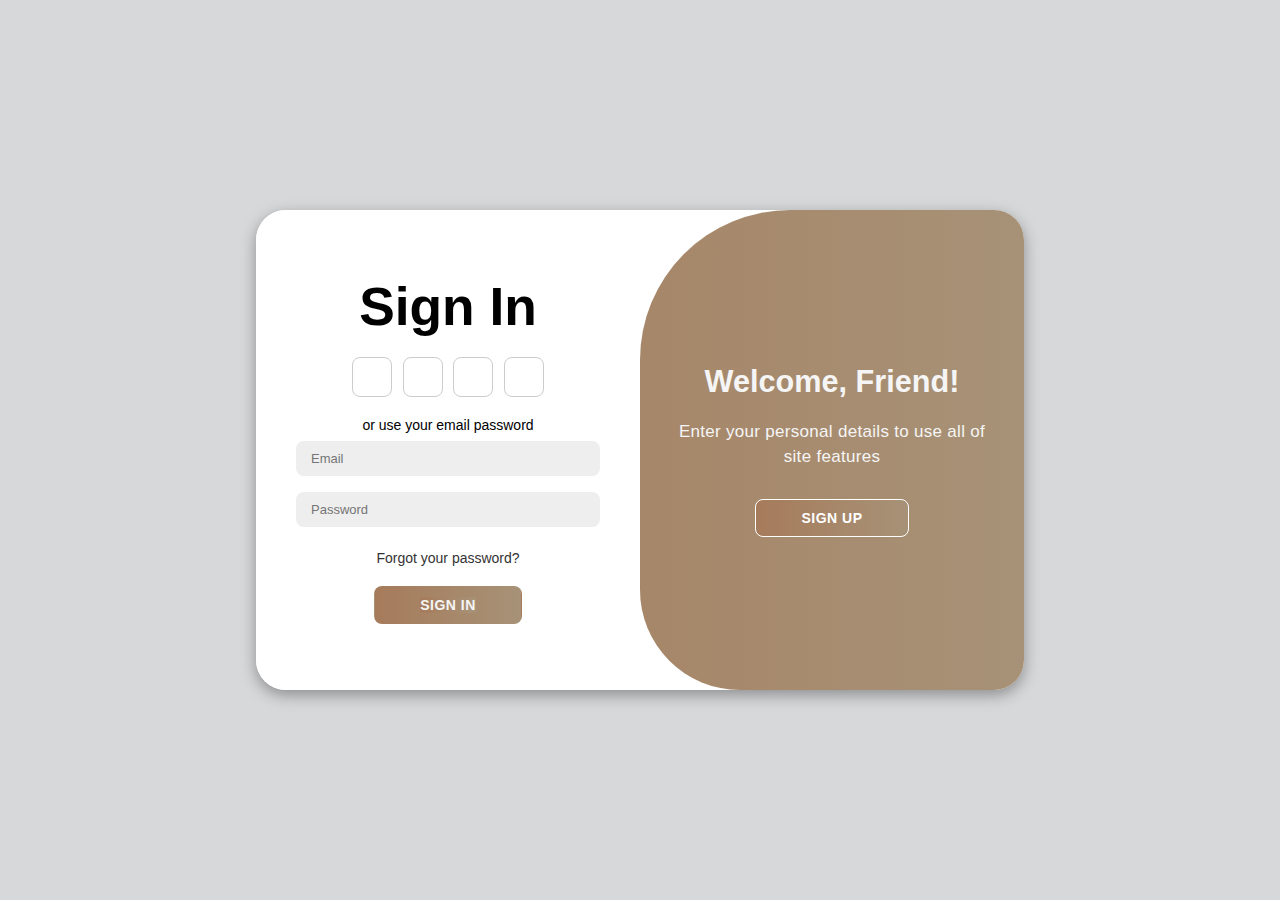
<file: SIGN IN.html>
<!DOCTYPE html>
<html lang="en">

<head>
    <meta charset="UTF-8">
    <meta name="viewport" content="width=device-width, initial-scale=1.0">
    <link rel="shortcut icon" type="x-icon" href="Img/logo.png">
    <link rel="stylesheet" type="text/css" href="https://db.onlinewebfonts.com/c/d01bb3f19c95d5c95859aa038854c3e6?family=Rukola">
    <link rel="stylesheet" href="https://fonts.googleapis.com/css2?family=Concert+One&family=Permanent+Marker&family=Roboto:ital,wght@0,100;0,300;0,400;0,500;0,700;0,900;1,100;1,300;1,400;1,500;1,700;1,900&family=Rubik+Bubbles&display=swap">
    <link rel="stylesheet" href="https://cdnjs.cloudflare.com/ajax/libs/font-awesome/6.5.1/css/all.min.css" 
    integrity="sha512-DTOQO9RWCH3ppGqcWaEA1BIZOC6xxalwEsw9c2QQeAIftl+Vegovlnee1c9QX4TctnWMn13TZye+giMm8e2LwA==" 
    crossorigin="anonymous" referrerpolicy="no-referrer"/>
    <link rel="stylesheet" href="theme1/style.css">
    <title>SIGN IN | SIGN UP</title>
</head>

<body>

    <div class="container" id="container">
        <div class="form-container sign-up">
            <form>
                <h1 id="mytitle">Create Account</h1>
                <div class="social-icons">
                    <a href="#" class="icon"><i class="fa-brands fa-google-plus-g"></i></a>
                    <a href="#" class="icon"><i class="fa-brands fa-facebook-f"></i></a>
                    <a href="#" class="icon"><i class="fa-brands fa-github"></i></a>
                    <a href="#" class="icon"><i class="fa-brands fa-linkedin-in"></i></a>
                </div>
                <span>or use your email for registration</span>
                <input type="text" placeholder="Name">
                <input type="email" placeholder="Email">
                <input type="password" placeholder="Password">
                <button><a href="index.html">Sign Up</a></button>
            </form>

        </div>

        <div class="form-container sign-in">
            <form>
                <h1 id="mytitle">Sign In</h1>
                <div class="social-icons">
                    <a href="#" class="icon"><i class="fa-brands fa-google-plus-g"></i></a>
                    <a href="#" class="icon"><i class="fa-brands fa-facebook-f"></i></a>
                    <a href="#" class="icon"><i class="fa-brands fa-github"></i></a>
                    <a href="#" class="icon"><i class="fa-brands fa-linkedin-in"></i></a>
                </div>
                <span>or use your email password</span>
                <input type="email" placeholder="Email">
                <input type="password" placeholder="Password">
                <a href="#">Forgot your password?</a>
                <button><a href="index.html">Sign In</a></button>
            </form>
        </div>
        
        <div class="toggle-container">
            <div class="toggle">
                <div class="toggle-panel toggle-left">
                    <h1 id="greet">Welcome Back!</h1>
                    <p>Enter your personal details to use all of site features</p>
                    <button class="hidden" id="login">Sign In</button>
                </div>
                <div class="toggle-panel toggle-right">
                    <h1 id="greet">Welcome, Friend!</h1>
                    <p>Enter your personal details to use all of site features</p>
                    <button class="hidden" id="register">Sign Up</button>
                </div>
            </div>
        </div>
    </div>

    <script>
       const container = document.getElementById('container');
       const registerBtn = document.getElementById('register');
       const loginBtn = document.getElementById('login');

       registerBtn.addEventListener('click', () => {
       container.classList.add("active");
       });

       loginBtn.addEventListener('click', () => {
       container.classList.remove("active");
       });
    </script>

</body>
</html>
</file>
<file: theme1/style.css>
*{
    margin: 0;
    padding: 0;
    box-sizing: border-box;
    font-family: 'Candara', sans-serif;
}

 html {
    scroll-behavior: smooth;
}

body{
    background: #d7d8da;
    display: flex;
    align-items: center;
    justify-content: center;
    flex-direction: column;
    height: 100vh;
    width: 100%;
}

#mytitle {
    font-family: "Rukola", sans-serif;
    font-size: 40pt;
}

#greet {
    font-family: "Segoe Script", sans-serif;
    font-size: 23pt;
    font-weight: bold;
}
.container{
    background-color: #fff;
    border-radius: 30px;
    box-shadow: 0 5px 15px rgba(0, 0, 0, 0.35);
    position: relative;
    overflow: hidden;
    width: 768px;
    max-width: 100%;
    min-height: 480px;
}

.container p{
    font-size: 17px;
    line-height: 25px;
    letter-spacing: 0.3px;
    margin: 20px 0;
}

.container span{
    font-size: 14px;
}

.container a{
    color: #333;
    font-size: 14px;
    text-decoration: none;
    margin: 15px 0 10px;
}

.container button a{
    color:whitesmoke;
    background: linear-gradient(to left, #A79277, #A67B5B);
}

.container button {
    background: linear-gradient(to left, #A79277, #A67B5B);
    color: #fff;
    font-size: 14px;
    padding: 10px 45px;
    border: 1px solid transparent;
    border-radius: 8px;
    font-weight: 600;
    letter-spacing: 0.5px;
    text-transform: uppercase;
    margin-top: 10px;
    cursor: pointer;
}

.container button.hidden{
    background-color: transparent;
    border-color: #fff;
}

.container form{
    background-color: #fff;
    display: flex;
    align-items: center;
    justify-content: center;
    flex-direction: column;
    padding: 0 40px;
    height: 100%;
}

.container input{
    background-color: #eee;
    border: none;
    margin: 8px 0;
    padding: 10px 15px;
    font-size: 13px;
    border-radius: 8px;
    width: 100%;
    outline: none;
}

.form-container{
    position: absolute;
    top: 0;
    height: 100%;
    transition: all 0.6s ease-in-out;
}

.sign-in{
    left: 0;
    width: 50%;
    z-index: 2;
}

.container.active .sign-in{
    transform: translateX(100%);
}

.sign-up{
    left: 0;
    width: 50%;
    opacity: 0;
    z-index: 1;
}

.container.active .sign-up{
    transform: translateX(100%);
    opacity: 1;
    z-index: 5;
    animation: move 0.6s;
}

@keyframes move{
    0%, 49.99%{
        opacity: 0;
        z-index: 1;
    }
    50%, 100%{
        opacity: 1;
        z-index: 5;
    }
}

.social-icons{
    margin: 20px 0;
}

.social-icons a{
    border: 1px solid #ccc;
    border-radius: 20%;
    display: inline-flex;
    justify-content: center;
    align-items: center;
    margin: 0 3px;
    width: 40px;
    height: 40px;
}

.toggle-container{
    position: absolute;
    top: 0;
    left: 50%;
    width: 50%;
    height: 100%;
    overflow: hidden;
    transition: all 0.6s ease-in-out;
    border-radius: 150px 0 0 100px;
    z-index: 1000;
}

.container.active .toggle-container{
    transform: translateX(-100%);
    border-radius: 0 150px 100px 0;
}

.toggle{
    height: 100%;
    background: linear-gradient(to left, #A79277, #A67B5B);
    color: whitesmoke;
    position: relative;
    left: -100%;
    height: 100%;
    width: 200%;
    transform: translateX(0);
    transition: all 0.7s ease-in-out;
}

.container.active .toggle{
    transform: translateX(50%);
}

.toggle-panel{
    position: absolute;
    width: 50%;
    height: 100%;
    display: flex;
    align-items: center;
    justify-content: center;
    flex-direction: column;
    padding: 0 30px;
    text-align: center;
    top: 0;
    transform: translateX(0);
    transition: all 0.6s ease-in-out;
}

.toggle-left{
    transform: translateX(-200%);
}

.container.active .toggle-left{
    transform: translateX(0);
}

.toggle-right{
    right: 0;
    transform: translateX(0);
}

.container.active .toggle-right{
    transform: translateX(200%);
}
</file>
